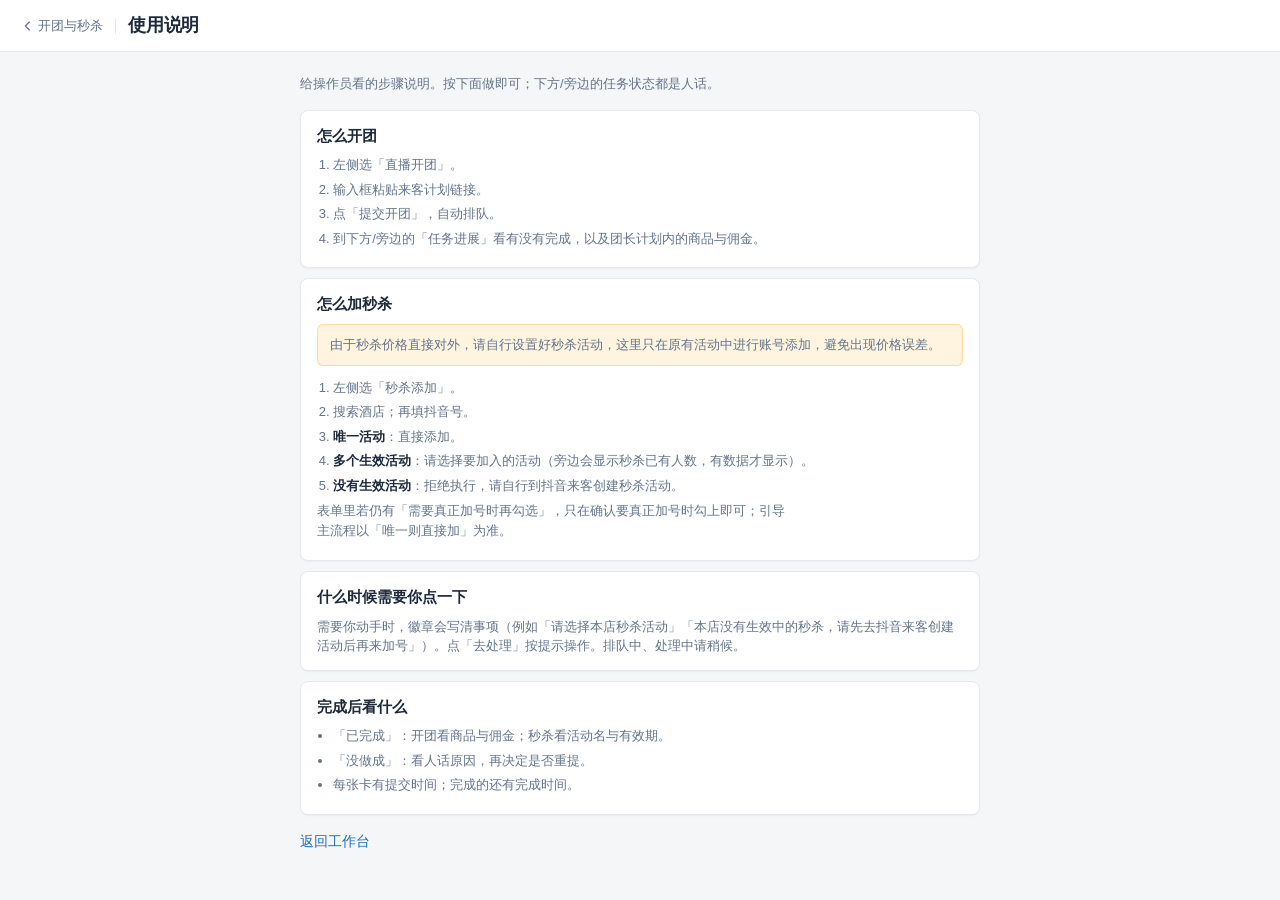
<file: server/static/guide.html>
<!doctype html>
<html lang="zh-CN" data-theme="light">
<head>
<meta charset="utf-8"><meta name="viewport" content="width=device-width,initial-scale=1"><meta name="color-scheme" content="light dark"><title>使用说明 · 开团与秒杀</title>
<script>try{document.documentElement.dataset.theme=localStorage.getItem('zkn-theme')==='dark'?'dark':'light'}catch(_){}</script>
<link rel="stylesheet" href="style.css">
</head>
<body>
<header class="topbar"><div class="brand"><a class="back" href="index.html" aria-label="返回开团与秒杀"><svg viewBox="0 0 24 24" aria-hidden="true"><path d="m14 6-6 6 6 6"/></svg>开团与秒杀</a><span class="divider" aria-hidden="true"></span><h1>使用说明</h1></div></header>
<main class="guide-page">
<p class="muted intro">给操作员看的步骤说明。按下面做即可；下方/旁边的任务状态都是人话。</p>
<section class="guide-card"><h2>怎么开团</h2><ol><li>左侧选「直播开团」。</li><li>输入框粘贴来客计划链接。</li><li>点「提交开团」，自动排队。</li><li>到下方/旁边的「任务进展」看有没有完成，以及团长计划内的商品与佣金。</li></ol></section>
<section class="guide-card"><h2>怎么加秒杀</h2><p class="ops-tip" role="note">由于秒杀价格直接对外，请自行设置好秒杀活动，这里只在原有活动中进行账号添加，避免出现价格误差。</p><ol><li>左侧选「秒杀添加」。</li><li>搜索酒店；再填抖音号。</li><li><strong>唯一活动</strong>：直接添加。</li><li><strong>多个生效活动</strong>：请选择要加入的活动（旁边会显示秒杀已有人数，有数据才显示）。</li><li><strong>没有生效活动</strong>：拒绝执行，请自行到抖音来客创建秒杀活动。</li></ol><p class="hint">表单里若仍有「需要真正加号时再勾选」，只在确认要真正加号时勾上即可；引导主流程以「唯一则直接加」为准。</p></section>
<section class="guide-card"><h2>什么时候需要你点一下</h2><p>需要你动手时，徽章会写清事项（例如「请选择本店秒杀活动」「本店没有生效中的秒杀，请先去抖音来客创建活动后再来加号」）。点「去处理」按提示操作。排队中、处理中请稍候。</p></section>
<section class="guide-card"><h2>完成后看什么</h2><ul><li>「已完成」：开团看商品与佣金；秒杀看活动名与有效期。</li><li>「没做成」：看人话原因，再决定是否重提。</li><li>每张卡有提交时间；完成的还有完成时间。</li></ul></section>
<p><a class="back-link" href="index.html">返回工作台</a></p>
</main>
</body></html>
</file>
<file: server/static/style.css>
/* Tabler-inspired operate workbench — light-first, calm blue/gray */
:root {
  color-scheme: light;
  --bg: #f4f6f8;
  --surface: #ffffff;
  --surface-2: #f1f3f5;
  --line: #e6e8eb;
  --ink: #1e293b;
  --muted: #64748b;
  --faint: #94a3b8;
  --accent: #206bc4;
  --accent-ink: #ffffff;
  --ok: #2fb344;
  --warn: #f59f00;
  --bad: #d63939;
  --info: #4299e1;
  --focus: #206bc4;
  --ok-bg: #e9f7ef;
  --warn-bg: #fff4e0;
  --bad-bg: #fcebea;
  --info-bg: #e8f3fc;
  --selected: #e8f1fb;
  --neutral-bg: #eef1f4;
  --shadow: 0 1px 2px rgba(15, 23, 42, 0.04);
  --radius: 6px;
  --radius-lg: 8px;
}
:root[data-theme=dark] {
  color-scheme: dark;
  --bg: #1a1d21;
  --surface: #212529;
  --surface-2: #2b3035;
  --line: #373b40;
  --ink: #e9ecef;
  --muted: #adb5bd;
  --faint: #868e96;
  --accent: #3b82c4;
  --accent-ink: #fff;
  --ok: #2fb344;
  --warn: #f59f00;
  --bad: #e03131;
  --info: #4dabf7;
  --focus: #3b82c4;
  --ok-bg: #1c3324;
  --warn-bg: #3a2e14;
  --bad-bg: #3a1f1f;
  --info-bg: #1a2d3d;
  --selected: #243447;
  --neutral-bg: #2b3035;
  --shadow: 0 1px 2px rgba(0, 0, 0, 0.25);
}
* { box-sizing: border-box; scrollbar-width: thin; scrollbar-color: var(--line) var(--bg); }
body {
  margin: 0;
  background: var(--bg);
  color: var(--ink);
  font: 14px/1.5 -apple-system, BlinkMacSystemFont, "Segoe UI", "PingFang SC", "Hiragino Sans GB", "Microsoft YaHei", sans-serif;
}
::selection { background: var(--selected); color: var(--ink); }
input, textarea { caret-color: var(--accent); }
a { color: var(--accent); text-underline-offset: 3px; }
button, input, textarea, select { font: inherit; }
button {
  min-height: 36px;
  border: 1px solid transparent;
  border-radius: var(--radius);
  padding: 6px 12px;
  background: var(--accent);
  color: var(--accent-ink);
  font-weight: 600;
  cursor: pointer;
  display: inline-flex;
  align-items: center;
  justify-content: center;
  gap: 6px;
  transition: background .12s, border-color .12s, color .12s;
}
button:hover:not(:disabled) { background: #1a5aab; }
:root[data-theme=dark] button:hover:not(:disabled) { background: #4a90d0; }
button:disabled { opacity: .55; cursor: not-allowed; }
button.secondary {
  background: var(--surface);
  color: var(--ink);
  border-color: var(--line);
}
button.secondary:hover:not(:disabled) { background: var(--surface-2); }
button.danger {
  background: var(--bad-bg);
  color: var(--bad);
  border-color: color-mix(in srgb, var(--bad) 35%, var(--line));
}
svg {
  width: 16px; height: 16px; fill: none; stroke: currentColor;
  stroke-width: 1.75; stroke-linecap: round; stroke-linejoin: round; flex: none;
}
:focus-visible { outline: 2px solid var(--focus); outline-offset: 2px; }
h1, h2, h3, h4, p { margin: 0; }
h1 { font-size: 18px; font-weight: 650; letter-spacing: -.01em; }
h2 { font-size: 16px; font-weight: 650; }
h3 { font-size: 14px; font-weight: 650; }
h4 { font-size: 13px; font-weight: 650; }
p { overflow-wrap: anywhere; }
input, textarea, select {
  width: 100%;
  background: var(--surface);
  border: 1px solid var(--line);
  border-radius: var(--radius);
  color: var(--ink);
  padding: 8px 10px;
  min-height: 36px;
}
input::placeholder, textarea::placeholder { color: var(--faint); }
textarea { resize: vertical; min-height: 80px; }
input:focus, textarea:focus, select:focus { border-color: var(--accent); box-shadow: 0 0 0 3px color-mix(in srgb, var(--accent) 18%, transparent); outline: none; }
label { display: block; font-size: 12px; font-weight: 600; margin: 14px 0 5px; color: var(--ink); }
.muted, .hint, .meta { color: var(--muted); }
.hint { font-size: 12px; margin: 6px 0; max-width: 65ch; }
.meta { font-size: 12px; font-variant-numeric: tabular-nums; }

.topbar {
  display: flex; align-items: center; justify-content: space-between; gap: 12px;
  max-width: 1280px; margin: 0 auto; padding: 12px 20px;
  border-bottom: 1px solid var(--line); background: var(--surface);
}
.brand { display: flex; align-items: center; gap: 12px; min-width: 0; }
.back { display: flex; align-items: center; gap: 2px; color: var(--muted); text-decoration: none; white-space: nowrap; font-size: 13px; }
.back:hover { color: var(--accent); }
.divider { height: 16px; width: 1px; background: var(--line); }
.icon-button { font-size: 12px; }
.topbar-actions { display: flex; align-items: center; gap: 6px; flex-wrap: wrap; }

main { max-width: 1280px; margin: auto; padding: 16px 20px 0; }

.connection-strip {
  position: relative; padding: 12px 14px; background: var(--surface);
  border: 1px solid var(--line); border-radius: var(--radius-lg);
  margin-bottom: 14px; box-shadow: var(--shadow);
}
.connection-title { display: flex; align-items: flex-start; gap: 8px; flex-wrap: wrap; }
#connection-heading {
  flex: 1 1 14rem; min-width: 0; max-width: 100%;
  line-height: 1.35; font-weight: 650; overflow-wrap: anywhere;
}
.connection-strip p { color: var(--muted); margin: 4px 0 0 16px; font-size: 12px; max-width: 75ch; }
.connection-strip > .meta { display: block; margin: 4px 0 0 16px; }
.runtime-details { margin: 6px 0 0 16px; }
.runtime-details > summary {
  cursor: pointer; color: var(--muted); font-size: 12px; font-weight: 550;
  list-style-position: outside; user-select: none;
}
.runtime-details > summary:hover { color: var(--ink); }
.runtime-details[open] > summary { margin-bottom: 4px; color: var(--ink); }
.runtime-details #connection-detail { margin-left: 0; }
.runtime-details > .meta { display: block; margin: 6px 0 0; }
.runtime-details .runtime-health { margin-left: 0; }
.status-dot { width: 8px; height: 8px; border-radius: 50%; background: var(--faint); flex: none; }
.status-dot.ok { background: var(--ok); }
.status-dot.warn { background: var(--warn); }
.status-dot.bad { background: var(--bad); }

/* Circle-like status badges: clear, compact */
.badge {
  display: inline-flex; align-items: center;
  font-size: 11px; font-weight: 600; line-height: 1.2;
  padding: 3px 8px; border-radius: 4px; white-space: nowrap;
  background: var(--info-bg); color: var(--info); border: 1px solid color-mix(in srgb, var(--info) 22%, transparent);
}
.badge.ok { background: var(--ok-bg); color: var(--ok); border-color: color-mix(in srgb, var(--ok) 25%, transparent); }
.badge.warn { background: var(--warn-bg); color: #b45309; border-color: color-mix(in srgb, var(--warn) 30%, transparent); }
:root[data-theme=dark] .badge.warn { color: var(--warn); }
.badge.bad { background: var(--bad-bg); color: var(--bad); border-color: color-mix(in srgb, var(--bad) 28%, transparent); }
.badge.neutral { background: var(--neutral-bg); color: var(--muted); border-color: var(--line); }
.badge.info { background: var(--info-bg); color: var(--info); border-color: color-mix(in srgb, var(--info) 22%, transparent); }

.layout { display: grid; grid-template-columns: 320px minmax(0, 1fr); gap: 16px; align-items: start; }
.composer {
  background: var(--surface); border: 1px solid var(--line); border-radius: var(--radius-lg);
  padding: 14px 16px; box-shadow: var(--shadow);
  /* 现网修左右脱节：右侧任务列表下滚时，左侧提交区钉在可视区，不再空一大截 */
  position: sticky;
  top: 12px;
  z-index: 2;
  max-height: calc(100vh - 24px);
  overflow-y: auto;
  overscroll-behavior: contain;
}
.queue {
  background: var(--surface); border: 1px solid var(--line); border-radius: var(--radius-lg);
  padding: 14px 16px; box-shadow: var(--shadow);
}
.queue-flash {
  animation: queue-flash-pulse 1.4s ease;
  outline: 2px solid color-mix(in srgb, var(--accent) 55%, transparent);
  outline-offset: 2px;
}
@keyframes queue-flash-pulse {
  0% { box-shadow: 0 0 0 0 color-mix(in srgb, var(--accent) 45%, transparent); }
  40% { box-shadow: 0 0 0 6px color-mix(in srgb, var(--accent) 18%, transparent); }
  100% { box-shadow: var(--shadow); }
}
.ops-tip {
  margin: 0 0 12px; padding: 10px 12px; border-radius: var(--radius);
  background: var(--warn-bg); color: #92400e;
  border: 1px solid color-mix(in srgb, var(--warn) 30%, transparent);
  font-size: 13px; font-weight: 550; line-height: 1.55;
}
:root[data-theme=dark] .ops-tip { color: var(--warn); }
.intro { margin-top: 4px; font-size: 12px; }
.modes { border: 0; padding: 0; margin: 14px 0 12px; min-width: 0; }
.modes legend { padding: 0; font-weight: 600; font-size: 12px; margin-bottom: 6px; }
.mode-options {
  display: flex; padding: 3px; background: var(--surface-2);
  border: 1px solid var(--line); border-radius: var(--radius); gap: 3px;
}
.mode-options label {
  flex: 1; margin: 0; min-height: 34px; display: flex; align-items: center; justify-content: center;
  cursor: pointer; border-radius: 4px; color: var(--muted); font-size: 13px; font-weight: 550;
}
.mode-options label:has(input:checked) { background: var(--surface); color: var(--accent); box-shadow: var(--shadow); border: 1px solid var(--line); }
.mode-options input { width: 13px; height: 13px; min-height: 0; accent-color: var(--accent); margin-right: 6px; padding: 0; }
.permission {
  display: flex; align-items: flex-start; gap: 8px; padding-top: 12px; margin-top: 14px;
  border-top: 1px solid var(--line); cursor: pointer;
}
.permission input { width: 15px; height: 15px; min-height: 0; accent-color: var(--accent); padding: 0; margin: 3px 0; flex: none; }
.permission small { display: block; color: var(--muted); font-size: 12px; font-weight: 400; line-height: 1.5; margin-top: 2px; }
.full { width: 100%; margin-top: 12px; justify-content: space-between; min-height: 38px; }

.queue-heading { display: flex; align-items: flex-start; justify-content: space-between; gap: 12px; padding: 2px 0 10px; }
.queue-heading h2, #queue-heading {
  font-size: 20px; font-weight: 750; letter-spacing: .01em; color: var(--ink);
  line-height: 1.25;
}
.queue-heading p { font-size: 12px; margin-top: 4px; color: var(--muted); }
.queue-toolbar { display: flex; align-items: center; justify-content: space-between; gap: 10px; padding-bottom: 10px; flex-wrap: wrap; }
.filters { display: flex; gap: 2px; background: var(--surface); border: 1px solid var(--line); border-radius: var(--radius); padding: 2px; }
.filters button {
  background: transparent; color: var(--muted); font-weight: 550; font-size: 12px;
  min-height: 30px; padding: 4px 10px; border: 0;
}
.filters button:hover:not(:disabled) { background: var(--surface-2); color: var(--ink); }
.filters button.selected { background: var(--selected); color: var(--accent); }
.search-label { margin: 0; display: flex; align-items: center; position: relative; width: 200px; max-width: 100%; }
.search-label svg { position: absolute; left: 9px; color: var(--muted); width: 14px; }
.search-label input { font-size: 12px; padding: 6px 8px 6px 30px; min-height: 32px; }

.task-group-label {
  font-size: 11px; font-weight: 650; letter-spacing: .02em; text-transform: none;
  color: var(--muted); margin: 12px 0 6px; padding: 0 2px;
}
.task-group-label:first-child { margin-top: 0; }

.task {
  background: var(--surface); border: 1px solid var(--line); border-radius: var(--radius-lg);
  margin-bottom: 8px; padding: 12px 14px; box-shadow: var(--shadow);
}
.task.needs-you {
  border-color: color-mix(in srgb, var(--warn) 45%, var(--line));
  border-left: 3px solid var(--warn);
  background: color-mix(in srgb, var(--warn-bg) 55%, var(--surface));
}
.task.needs-you .task-actions > button:first-child:not(.secondary) {
  min-height: 38px; font-size: 13px; padding: 7px 14px;
}
.task-head { display: flex; align-items: flex-start; justify-content: space-between; gap: 10px; }
.task h3 { overflow-wrap: anywhere; min-width: 0; font-size: 14px; }
.task-summary { font-size: 13px; margin: 6px 0 8px; max-width: 75ch; color: var(--muted); }
.task-summary strong { color: var(--ink); font-weight: 550; }
.task-facts {
  display: flex; gap: 12px; flex-wrap: wrap; font-size: 12px; color: var(--muted);
  padding: 8px 0 0; border-top: 1px solid var(--line); margin-top: 2px;
}
.task-facts span { max-width: 100%; overflow-wrap: anywhere; display: inline-block; }
.task-actions { display: flex; gap: 6px; flex-wrap: wrap; margin-top: 10px; }
.task-actions button { font-size: 12px; min-height: 32px; }
.task > .meta { margin-top: 6px; }
.task:hover { border-color: color-mix(in srgb, var(--ink) 12%, var(--line)); }
.task.needs-you:hover { border-color: color-mix(in srgb, var(--warn) 55%, var(--line)); border-left-color: var(--warn); }

details { font-size: 12px; margin-top: 10px; }
summary { cursor: pointer; color: var(--muted); min-height: 28px; padding: 4px 0; list-style-position: inside; font-weight: 550; }
summary:hover { color: var(--accent); }
.task-detail {
  margin-top: 8px; border: 1px solid var(--line); border-radius: var(--radius);
  padding: 0 10px 8px; background: var(--surface-2);
}
.task-detail > summary { padding: 8px 0; color: var(--ink); }
.task-detail[open] > summary { border-bottom: 1px solid var(--line); margin-bottom: 8px; }
pre {
  white-space: pre-wrap; overflow-wrap: anywhere; max-height: 240px; overflow: auto;
  background: var(--surface); padding: 10px; border-radius: 4px; border: 1px solid var(--line);
  font: 12px/1.5 ui-monospace, SFMono-Regular, Menlo, monospace; color: var(--muted); margin: 6px 0 0;
}

.empty {
  padding: 36px 18px; background: var(--surface); border: 1px dashed var(--line);
  border-radius: var(--radius-lg); text-align: center;
}
.empty p { max-width: 55ch; font-size: 13px; color: var(--muted); margin: 6px auto 14px; }
.empty svg { width: 28px; height: 28px; color: var(--faint); margin-bottom: 10px; }
.loading .spinner { display: block; margin: 0 auto 12px; }
.spinner {
  width: 16px; height: 16px; display: inline-block; border: 2px solid var(--line);
  border-top-color: var(--accent); border-radius: 50%; animation: spin 1s linear infinite;
}
@keyframes spin { to { transform: rotate(360deg); } }

.notice { border-radius: var(--radius); padding: 10px 12px; background: var(--bad-bg); color: var(--bad); margin-bottom: 12px; font-size: 13px; border: 1px solid color-mix(in srgb, var(--bad) 25%, transparent); }
.notice.warn { background: var(--warn-bg); color: #92400e; border-color: color-mix(in srgb, var(--warn) 30%, transparent); }
:root[data-theme=dark] .notice.warn { color: var(--warn); }
.error { color: var(--bad); }
p.error, p.success { font-size: 13px; margin-top: 10px; }
.success { color: var(--ok); }
.notice pre { color: var(--muted); }

.login-panel {
  background: var(--surface); border: 1px solid var(--line); border-radius: var(--radius-lg);
  padding: 16px; margin-bottom: 14px; display: grid; grid-template-columns: 1fr 1fr; gap: 20px;
  box-shadow: var(--shadow);
}
.login-panel p { font-size: 13px; margin-top: 6px; }
.login-panel label { margin-top: 0; }
.login-controls { display: flex; gap: 6px; }
.login-controls input { min-width: 0; }

.resume { margin-top: 12px; padding-top: 12px; border-top: 1px solid var(--line); }
.resume > p { font-size: 13px; color: var(--muted); max-width: 70ch; }
.resume > button { margin-top: 10px; }
.resume .permission { margin-top: 12px; }
.preview { margin: 12px 0; }
.preview table { width: 100%; border-collapse: collapse; margin-top: 8px; font-size: 12px; font-variant-numeric: tabular-nums; }
.preview th, .preview td { text-align: left; padding: 7px 8px; border-bottom: 1px solid var(--line); vertical-align: top; }
.preview th { font-weight: 550; color: var(--muted); background: var(--surface-2); }
.preview td:first-child { overflow-wrap: anywhere; }
.preview .table-scroll { overflow: auto; }
.preview p { margin-top: 6px; }
.resume .secondary { font-size: 12px; }
.resume-close { margin-left: 6px; }

.dialog-actions { display: flex; gap: 8px; justify-content: flex-end; margin-top: 18px; }
dialog {
  width: min(440px, calc(100% - 32px)); border: 1px solid var(--line); border-radius: var(--radius-lg);
  padding: 18px 20px; background: var(--surface); color: var(--ink);
  box-shadow: 0 12px 40px rgba(15, 23, 42, 0.18);
}
dialog::backdrop { background: rgba(15, 23, 42, 0.45); }
dialog p { font-size: 13px; margin-top: 10px; color: var(--muted); white-space: pre-line; }

footer {
  display: flex; gap: 12px; justify-content: space-between; padding: 16px 0;
  border-top: 1px solid var(--line); margin-top: 18px; color: var(--faint); font-size: 11px;
}
[hidden] { display: none !important; }

@media (max-width: 1050px) {
  .layout { grid-template-columns: 280px minmax(0, 1fr); gap: 14px; }
  .composer { padding: 12px 14px; }
  .queue-toolbar { align-items: stretch; }
  .search-label { width: 100%; }
  .filters { flex-wrap: wrap; }
  .task { padding: 11px 12px; }
  .task-head h3 { font-size: 14px; }
}
@media (max-width: 760px) {
  .topbar { padding: 10px 12px; gap: 8px; }
  .brand { gap: 8px; }
  .back { font-size: 12px; }
  .back svg { width: 14px; }
  .divider { height: 14px; }
  h1 { font-size: 16px; }
  .icon-button { min-height: 34px; padding: 6px 8px; }
  .icon-button span { font-size: 11px; }
  main { padding: 12px 12px 0; }
  .connection-strip { padding: 10px 12px; margin-bottom: 12px; }
  .connection-title { gap: 6px; }
  .connection-title strong { font-size: 13px; }
  .connection-strip p { margin-left: 0; font-size: 12px; }
  .connection-strip > .meta { margin-left: 0; }
  .runtime-details { margin-left: 0; }
  .layout { grid-template-columns: minmax(0, 1fr); gap: 16px; }
  .composer {
    padding: 14px;
    position: static;
    max-height: none;
    overflow: visible;
  }
  .queue { padding: 14px; }
  .queue-heading { padding-top: 0; }
  .queue-heading h2, #queue-heading { font-size: 19px; font-weight: 750; }
  .queue-heading p { max-width: 40ch; }
  .queue-toolbar { gap: 8px; }
  .search-label { width: 100%; }
  .filters { gap: 2px; width: 100%; }
  .filters button { flex: 1; min-height: 36px; }
  .task { padding: 12px; }
  .task-head { gap: 6px; }
  .task-facts { gap: 6px 10px; }
  .task-actions button { flex: 1; }
  .login-panel { display: block; padding: 14px; }
  .login-panel form { margin-top: 14px; }
  .empty { padding: 28px 14px; }
  .resume .permission { padding-top: 10px; }
  .preview th, .preview td { padding: 7px 5px; }
  footer { display: block; padding: 14px 0; }
  footer span { display: block; }
  .dialog-actions button { flex: 1; }
  .dialog-actions { gap: 6px; }
  dialog { padding: 16px; }
  .badge { font-size: 10px; }
}
@media (prefers-reduced-motion: reduce) {
  *, *::before, *::after { animation: none !important; transition: none !important; }
}

.sr-only {
  position: absolute !important; width: 1px !important; height: 1px !important; padding: 0 !important;
  margin: -1px !important; overflow: hidden !important; clip: rect(0, 0, 0, 0) !important;
  white-space: nowrap !important; border: 0 !important;
}

.product-check { margin-top: 10px; padding-top: 10px; border-top: 1px solid var(--line); }
.product-check h4 { font-size: 13px; }
.product-check h5 { font-size: 12px; margin: 14px 0 0; }
.product-check-lead { font-size: 12px; color: var(--ink); margin: 5px 0 8px; max-width: 75ch; }
.product-check .table-scroll {
  max-width: 100%; overflow-x: auto; margin-top: 8px; border: 1px solid var(--line);
  border-radius: var(--radius); background: var(--surface); -webkit-overflow-scrolling: touch;
}
.product-check .table-scroll:focus-visible { outline: 2px solid var(--focus); outline-offset: 2px; }
.product-table { width: 100%; border-collapse: collapse; font-size: 12px; font-variant-numeric: tabular-nums; }
.product-table.old-products { min-width: 560px; }
.product-table.current-products { min-width: 760px; }
.product-table th, .product-table td {
  text-align: left; padding: 8px 9px; border-bottom: 1px solid var(--line);
  vertical-align: top; overflow-wrap: anywhere;
}
.product-table th { font-weight: 550; color: var(--muted); background: var(--surface-2); }
.product-table tbody tr:last-child td { border-bottom: 0; }
.product-table .product-name { font-weight: 550; color: var(--ink); margin-bottom: 0; }
.product-table .badge { white-space: normal; }
.current-products td:nth-child(3), .current-products td:nth-child(4) { white-space: nowrap; }
.product-check > .hint { margin: 5px 0 8px; }
@media (max-width: 760px) {
  .product-check { margin-top: 8px; padding-top: 8px; }
  .product-table th, .product-table td { padding: 7px; }
  .product-check-lead { font-size: 12px; }
}

.runtime-health {
  list-style: none; margin: 10px 0 0 16px; padding: 0;
  display: grid; grid-template-columns: repeat(4, minmax(0, 1fr)); gap: 6px; max-width: 780px;
}
.runtime-health li {
  display: flex; align-items: center; justify-content: space-between; gap: 6px; min-width: 0;
  padding: 7px 8px; background: var(--surface-2); border: 1px solid var(--line);
  border-radius: var(--radius); font-size: 12px;
}
.runtime-health li > span { color: var(--muted); white-space: nowrap; }
.runtime-health .badge { white-space: normal; text-align: right; }
.permission.is-disabled { cursor: not-allowed; }
.permission.is-disabled > span { color: var(--muted); }
.hotel-guidance {
  margin-top: 10px; padding: 9px 11px; background: var(--surface-2);
  border: 1px solid var(--line); border-radius: var(--radius); font-size: 12px;
}
.hotel-guidance strong { font-size: 13px; }
.hotel-guidance p { margin-top: 3px; color: var(--muted); }
.resume-reason { color: var(--ink) !important; font-weight: 550; }
@media (max-width: 760px) {
  .runtime-health { margin-left: 0; grid-template-columns: repeat(2, minmax(0, 1fr)); }
  .runtime-health li { padding: 7px; }
  .runtime-health .badge { font-size: 10px; }
  .hotel-guidance { padding: 8px 10px; }
}

.result-card {
  margin: 8px 0; padding: 10px 12px; border: 1px solid var(--line);
  border-radius: var(--radius); background: var(--surface-2);
}
.result-card-title { margin: 0 0 6px; font-weight: 650; color: var(--ok); font-size: 13px; }
.result-card-activity { margin: 0 0 6px; font-size: 14px; font-weight: 600; }
.result-card .table-scroll { margin-top: 6px; }
.reference-badge { display: inline-flex; margin-bottom: 6px; }

.activity-pick-banner { margin: 10px 0 12px; }
.activity-pick-banner strong { display: block; margin-bottom: 3px; }
.activity-pick-banner p { margin: 0; color: inherit; opacity: .92; }
.activity-pick { border: 0; margin: 0 0 12px; padding: 0; min-width: 0; }
.activity-pick legend { padding: 0; margin: 0 0 8px; font-size: 12px; font-weight: 650; }
.activity-pick-card {
  display: flex; gap: 10px; align-items: flex-start; margin: 0 0 6px; padding: 10px 12px;
  border: 1px solid var(--line); border-radius: var(--radius); background: var(--surface); cursor: pointer;
}
.activity-pick-card:has(input:checked) { border-color: var(--accent); background: var(--selected); }
.activity-pick-card input { width: 16px; height: 16px; min-height: 0; margin: 2px 0 0; accent-color: var(--accent); flex: none; }
.activity-pick-body { display: flex; flex-direction: column; gap: 3px; min-width: 0; }
.activity-pick-body strong { font-size: 13px; overflow-wrap: anywhere; }

.product-fold {
  margin-top: 8px; border: 1px solid var(--line); border-radius: var(--radius);
  padding: 0 10px 6px; background: var(--surface);
}
.product-fold > summary { cursor: pointer; color: var(--ink); font-weight: 550; padding: 8px 0; list-style-position: inside; }
.product-fold[open] > summary { margin-bottom: 4px; }
.hotel-list {
  display: flex; flex-direction: column; gap: 3px; max-height: 200px; overflow: auto;
  margin: 6px 0 0; padding: 5px; border: 1px solid var(--line); border-radius: var(--radius);
  background: var(--surface-2);
}
.hotel-list-item {
  width: 100%; justify-content: flex-start; text-align: left; font-size: 12px;
  font-weight: 500; min-height: 34px; white-space: normal; background: var(--surface);
  color: var(--ink); border: 1px solid transparent;
}
.hotel-list-item:hover:not(:disabled) { background: var(--selected); border-color: var(--line); }

.guide-panel {
  position: fixed; inset: 0; z-index: 40; background: rgba(15, 23, 42, 0.45);
  display: flex; align-items: flex-start; justify-content: center;
  padding: 36px 16px 20px; overflow: auto;
}
.guide-panel[hidden] { display: none !important; }
.guide-sheet {
  width: min(620px, 100%); background: var(--surface); border: 1px solid var(--line);
  border-radius: var(--radius-lg); padding: 16px 18px 22px;
  box-shadow: 0 12px 40px rgba(15, 23, 42, 0.18);
}
.guide-sheet-head { display: flex; align-items: flex-start; justify-content: space-between; gap: 10px; margin-bottom: 10px; }
.guide-sheet-head h2 { font-size: 16px; }
.guide-close { min-height: 32px; font-size: 12px; }
.guide-body section { margin-top: 14px; padding-top: 12px; border-top: 1px solid var(--line); }
.guide-body section:first-of-type { margin-top: 0; padding-top: 0; border-top: 0; }
.guide-body h3 { font-size: 14px; margin-bottom: 6px; }
.guide-body ol, .guide-body ul { margin: 6px 0 0; padding-left: 1.25em; color: var(--muted); font-size: 13px; max-width: 70ch; }
.guide-body li { margin: 5px 0; }
.guide-body p { margin-top: 5px; color: var(--muted); font-size: 13px; max-width: 70ch; }
.guide-body strong { color: var(--ink); font-weight: 550; }
.guide-more { margin-top: 16px; font-size: 13px; }
.guide-page { max-width: 720px; padding-bottom: 36px; }
.guide-page .intro { margin: 6px 0 16px; font-size: 13px; }
.guide-card {
  background: var(--surface); border: 1px solid var(--line); border-radius: var(--radius-lg);
  padding: 14px 16px; margin-bottom: 10px; box-shadow: var(--shadow);
}
.guide-card h2 { font-size: 15px; margin-bottom: 8px; }
.guide-card ol, .guide-card ul { margin: 0; padding-left: 1.25em; color: var(--muted); font-size: 13px; }
.guide-card li { margin: 5px 0; }
.guide-card p { color: var(--muted); font-size: 13px; }
.guide-card strong { color: var(--ink); }
.back-link { display: inline-flex; margin-top: 6px; color: var(--accent); text-decoration: none; font-weight: 550; }
.back-link:hover { text-decoration: underline; }
@media (max-width: 760px) {
  .guide-panel { padding: 16px 10px; }
  .guide-sheet { padding: 14px 12px 18px; }
  .topbar-actions { gap: 4px; }
}
</file>
